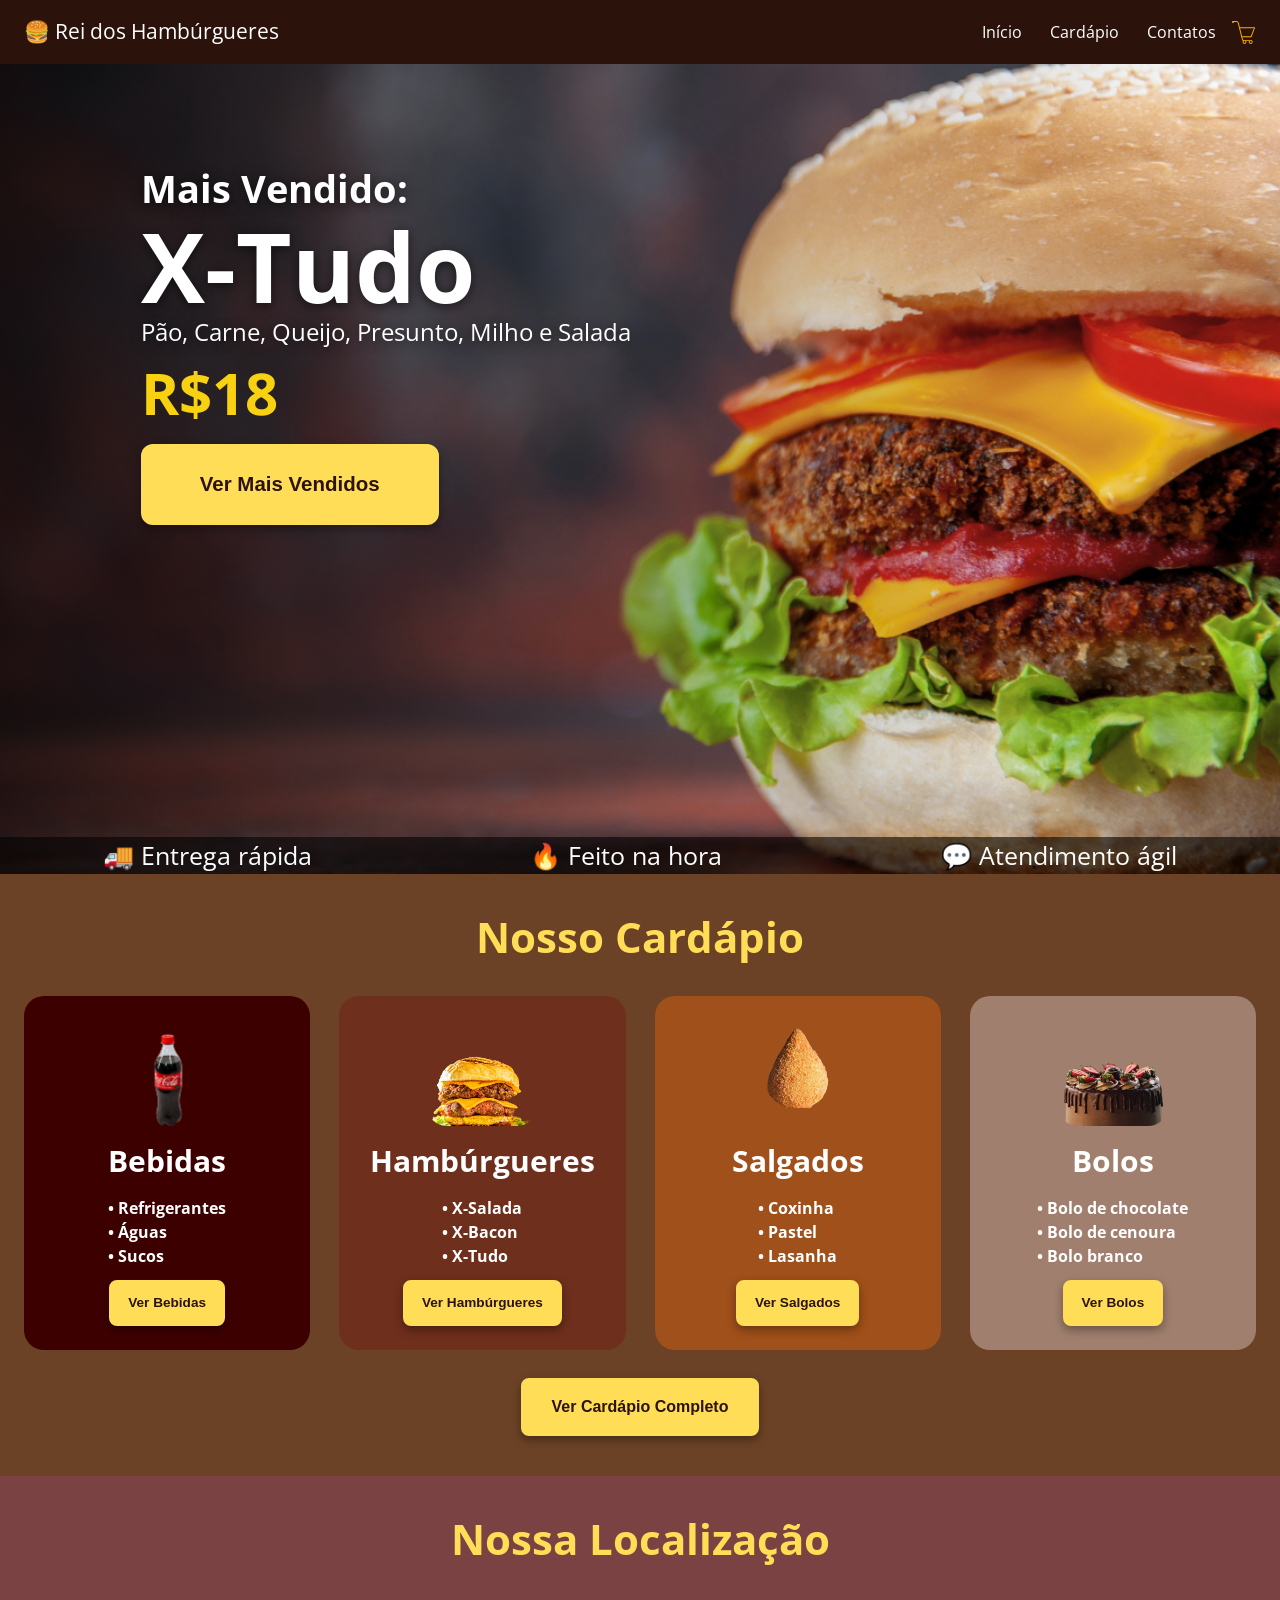
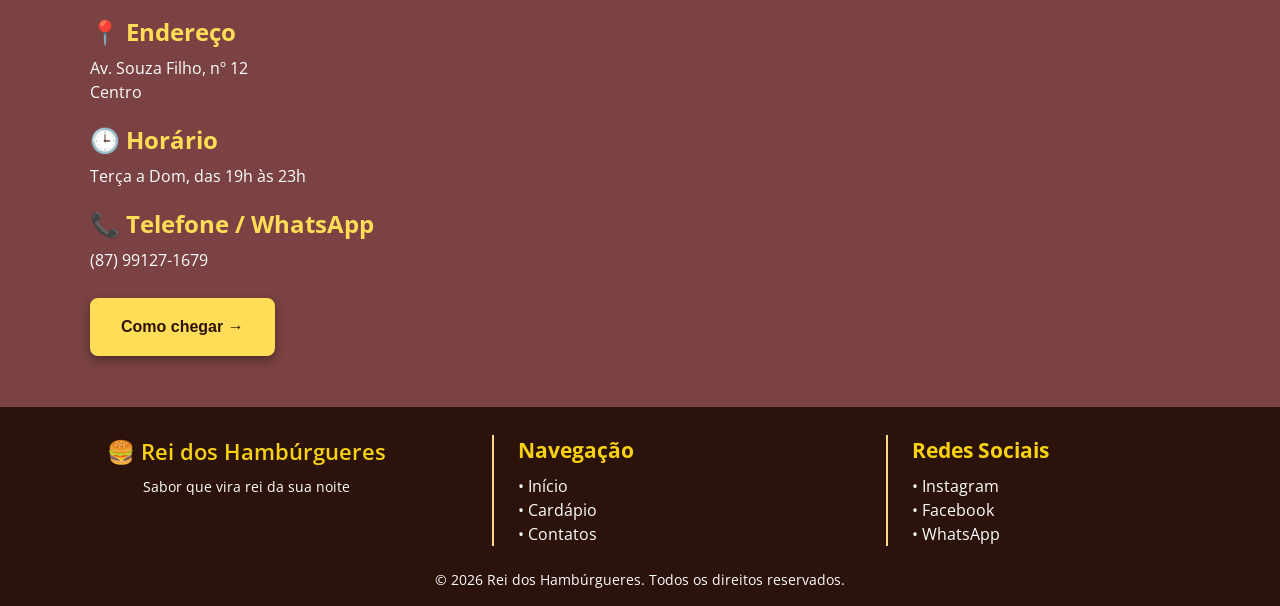
<file: index.html>
<!DOCTYPE html>
<html lang="pt-br">

<head>
    <meta charset="UTF-8">
    <meta name="viewport" content="width=device-width, initial-scale=1.0">
    <meta name="description"
        content="Rei dos Hambúrgueres: hambúrgueres, salgados, bebidas e bolos. Monte seu pedido e finalize pelo WhatsApp.">
    <title>Rei dos Hambúrgueres</title>

    <link rel="preconnect" href="https://fonts.googleapis.com">
    <link rel="preconnect" href="https://fonts.gstatic.com" crossorigin>
    <link href="https://fonts.googleapis.com/css2?family=Open+Sans:wght@400;600;700&display=swap" rel="stylesheet">

    <link rel="stylesheet" href="css/style.css">
    <link rel="icon" href="imagens-geral/icons8-shopping-cart.svg" type="image/svg+xml">

    <script src="javascript/menu.js" defer></script>
    <script src="javascript/carrinho.js" defer></script>
</head>

<body>
    <header class="menu menu--transparente">
        <a class="menu__marca" href="index.html">🍔 Rei dos Hambúrgueres</a>

        <nav class="menu__nav" id="menu-nav" aria-label="Menu principal">
            <a href="index.html">Início</a>
            <a href="cardapio.html">Cardápio</a>
            <a href="#localizacao">Contatos</a>
        </nav>

        <a class="menu__carrinho" href="carrinho.html" aria-label="Ver carrinho">
            <img src="imagens-geral/icons8-shopping-cart.svg" alt="" width="24" height="24">
            <span class="menu__contador" id="contador-carrinho" hidden>0</span>
        </a>

        <button class="menu__toggle" id="botao-menu" type="button" aria-label="Abrir menu" aria-expanded="false"
            aria-controls="menu-nav">☰</button>
    </header>

    <main>
        <section class="hero">
            <div class="hero__conteudo">
                <h1 class="hero__titulo">Mais Vendido:</h1>
                <h2 class="hero__produto">X-Tudo</h2>
                <p class="hero__descricao">Pão, Carne, Queijo, Presunto, Milho e Salada</p>
                <p class="hero__preco">R$18</p>
                <a class="btn" href="cardapio.html#mais-vendidos">Ver Mais Vendidos</a>
            </div>

            <div class="hero__selos">
                <ul class="hero__selos-trilho">
                    <li>🚚 Entrega rápida</li>
                    <li>🔥 Feito na hora</li>
                    <li>💬 Atendimento ágil</li>

                    <!-- cópia, só para o loop do celular (leitores de tela ignoram) -->
                    <li aria-hidden="true">🚚 Entrega rápida</li>
                    <li aria-hidden="true">🔥 Feito na hora</li>
                    <li aria-hidden="true">💬 Atendimento ágil</li>
                </ul>
            </div>
        </section>

        <section class="nosso-cardapio">
            <h2 class="nosso-cardapio__titulo">Nosso Cardápio</h2>

            <div class="nosso-cardapio__cards">
                <article class="card card--bebidas">
                    <img class="card__imagem" src="imagens/bebidas/coca-cola-500ml.png" alt="Garrafa de refrigerante"
                        width="120" height="120" loading="lazy">
                    <h3 class="card__titulo">Bebidas</h3>
                    <ul class="card__lista">
                        <li>Refrigerantes</li>
                        <li>Águas</li>
                        <li>Sucos</li>
                    </ul>
                    <a class="btn btn--pequeno" href="cardapio.html#bebidas">Ver Bebidas</a>
                </article>

                <article class="card card--hamburgueres">
                    <img class="card__imagem" src="imagens/hamburgures/x-tudo.png" alt="Hambúrguer X-Tudo" width="120"
                        height="120" loading="lazy">
                    <h3 class="card__titulo">Hambúrgueres</h3>
                    <ul class="card__lista">
                        <li>X-Salada</li>
                        <li>X-Bacon</li>
                        <li>X-Tudo</li>
                    </ul>
                    <a class="btn btn--pequeno" href="cardapio.html#hamburgueres">Ver Hambúrgueres</a>
                </article>

                <article class="card card--salgados">
                    <img class="card__imagem" src="imagens/salgados/coxinha.png" alt="Coxinha" width="120" height="120"
                        loading="lazy">
                    <h3 class="card__titulo">Salgados</h3>
                    <ul class="card__lista">
                        <li>Coxinha</li>
                        <li>Pastel</li>
                        <li>Lasanha</li>
                    </ul>
                    <a class="btn btn--pequeno" href="cardapio.html#salgados">Ver Salgados</a>
                </article>

                <article class="card card--bolos">
                    <img class="card__imagem" src="imagens/bolos/bolo-chocolate.png" alt="Bolo de chocolate" width="120"
                        height="120" loading="lazy">
                    <h3 class="card__titulo">Bolos</h3>
                    <ul class="card__lista">
                        <li>Bolo de chocolate</li>
                        <li>Bolo de cenoura</li>
                        <li>Bolo branco</li>
                    </ul>
                    <a class="btn btn--pequeno" href="cardapio.html#bolos">Ver Bolos</a>
                </article>
            </div>

            <a class="btn" href="cardapio.html">Ver Cardápio Completo</a>
        </section>

        <section class="localizacao" id="localizacao">
            <h2 class="localizacao__titulo">Nossa Localização</h2>

            <div class="localizacao__conteudo">
                <div class="localizacao__info">
                    <h3>📍 Endereço</h3>
                    <p>Av. Souza Filho, nº 12<br>Centro</p>

                    <h3>🕒 Horário</h3>
                    <p>Terça a Dom, das 19h às 23h</p>

                    <h3>📞 Telefone / WhatsApp</h3>
                    <p>(87) 99127-1679</p>

                    <a class="btn" href="https://www.google.com/maps/search/?api=1&query=Petrolina+PE" target="_blank"
                        rel="noopener">Como chegar →</a>
                </div>

                <iframe class="localizacao__mapa" title="Mapa da localização da lanchonete"
                    src="https://www.google.com/maps/embed?pb=!1m18!1m12!1m3!1d62984.75383964539!2d-40.51003234999999!3d-9.37328315!2m3!1f0!2f0!3f0!3m2!1i1024!2i768!4f13.1!3m3!1m2!1s0x7737a8452b2d649%3A0xa0e71dc0c94e0aed!2sPetrolina%2C%20PE!5e0!3m2!1spt-BR!2sbr!4v1792280495807!5m2!1spt-BR!2sbr"
                    allowfullscreen loading="lazy" referrerpolicy="strict-origin-when-cross-origin"></iframe>
            </div>
        </section>
    </main>

    <footer class="rodape">
        <div class="rodape__marca">
            <p class="rodape__nome">🍔 Rei dos Hambúrgueres</p>
            <p class="rodape__slogan">Sabor que vira rei da sua noite</p>
        </div>

        <nav class="rodape__coluna" aria-label="Navegação do rodapé">
            <h4>Navegação</h4>
            <ul>
                <li><a href="index.html">Início</a></li>
                <li><a href="cardapio.html">Cardápio</a></li>
                <li><a href="#localizacao">Contatos</a></li>
            </ul>
        </nav>

        <div class="rodape__coluna">
            <h4>Redes Sociais</h4>
            <ul>
                <li><a href="#">Instagram</a></li>
                <li><a href="#">Facebook</a></li>
                <li><a href="#">WhatsApp</a></li>
            </ul>
        </div>

        <p class="rodape__copy">© 2026 Rei dos Hambúrgueres. Todos os direitos reservados.</p>
    </footer>
</body>

</html>
</file>
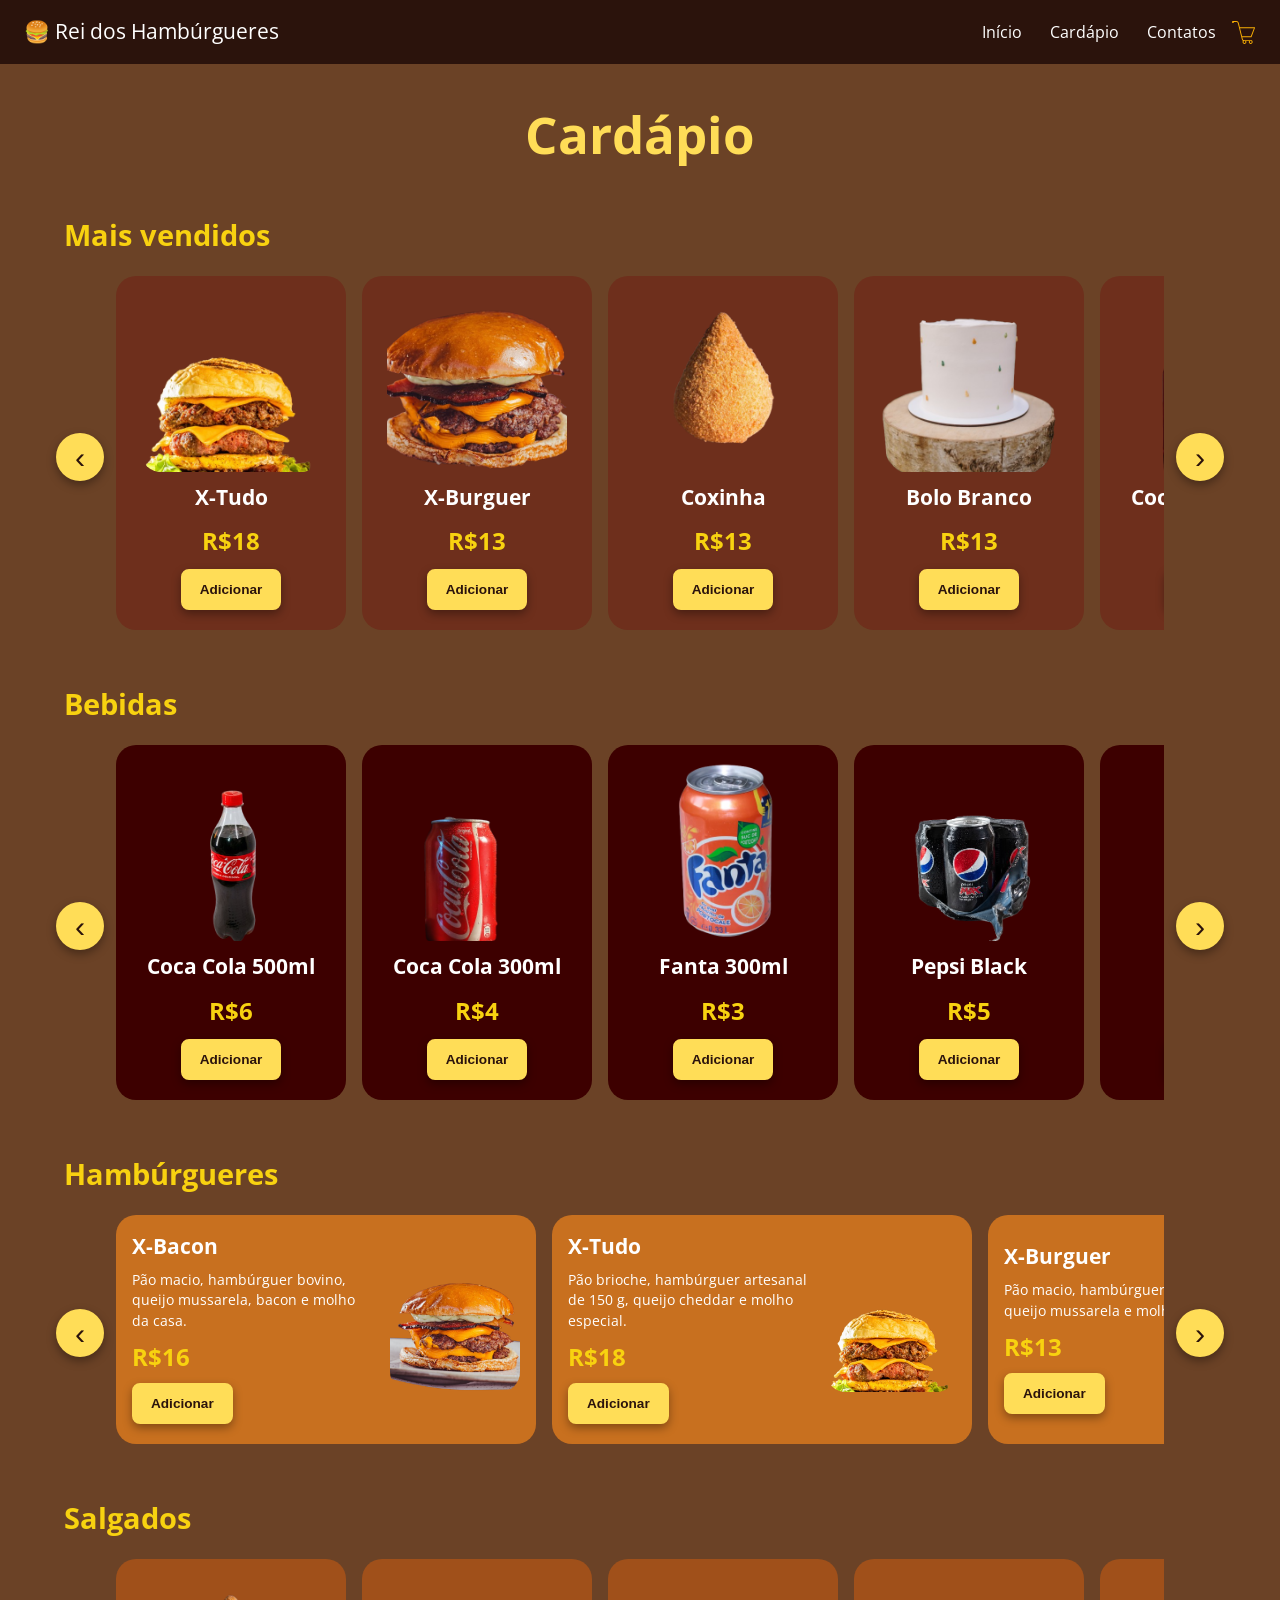
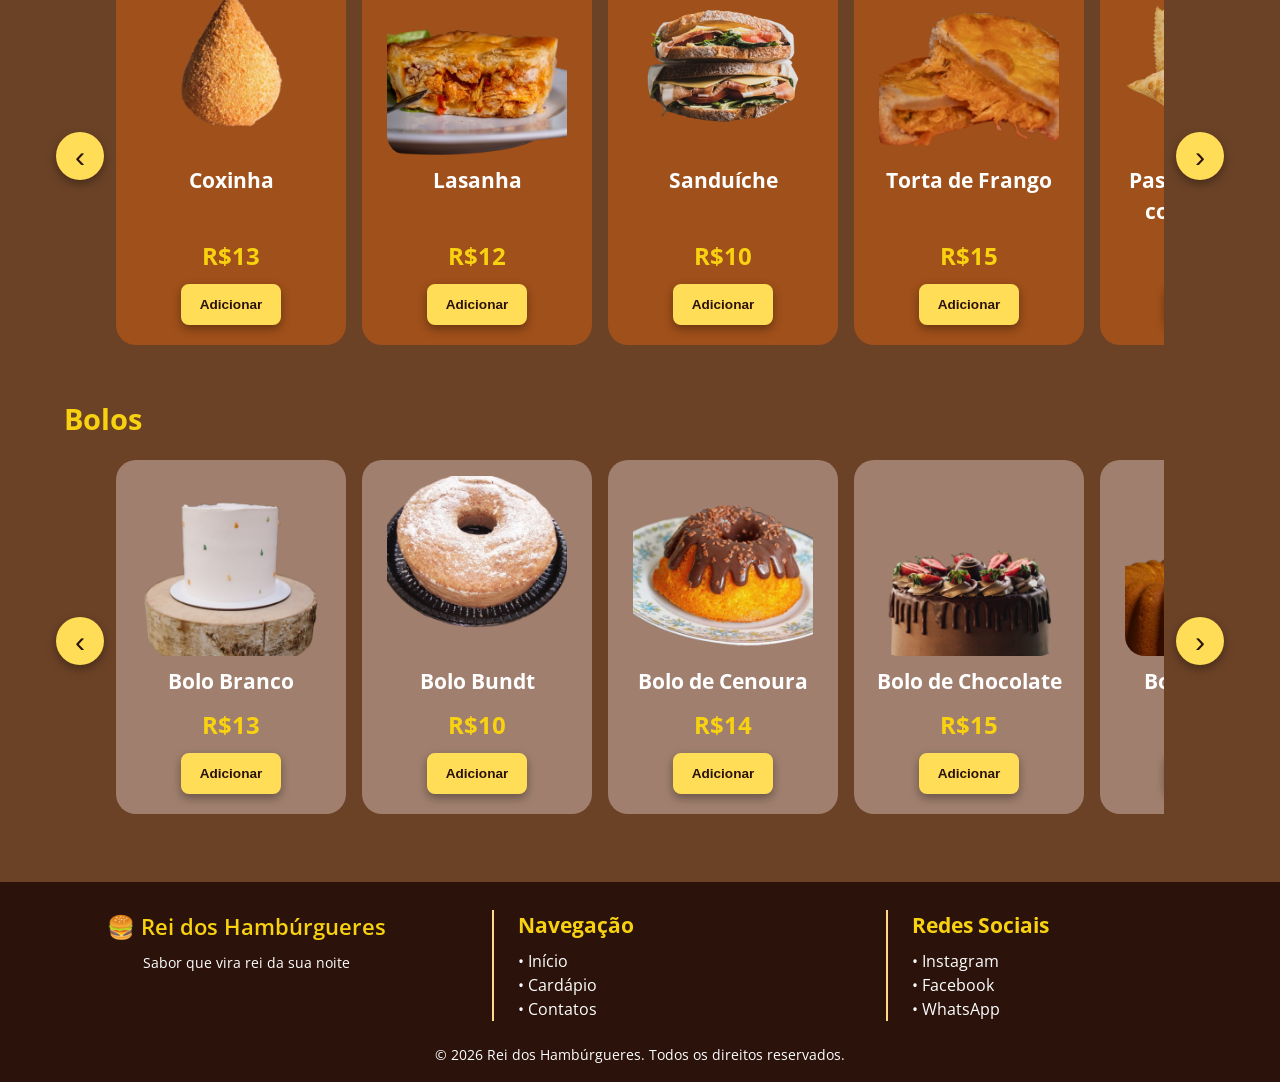
<file: cardapio.html>
<!DOCTYPE html>
<html lang="pt-br">
 
<head>
    <meta charset="UTF-8">
    <meta name="viewport" content="width=device-width, initial-scale=1.0">
    <title>Cardápio | Rei dos Hambúrgueres</title>
 
    <link rel="preconnect" href="https://fonts.googleapis.com">
    <link rel="preconnect" href="https://fonts.gstatic.com" crossorigin>
    <link href="https://fonts.googleapis.com/css2?family=Open+Sans:wght@400;600;700&display=swap" rel="stylesheet">
 
    <link rel="stylesheet" href="css/style.css">
    <link rel="stylesheet" href="css/cardapio.css">
    <link rel="icon" href="imagens-geral/icons8-shopping-cart.svg" type="image/svg+xml">
 
    <!-- produtos.js precisa vir ANTES do carrinho.js (defer mantém a ordem) -->
    <script src="javascript/produtos.js" defer></script>
    <script src="javascript/carrinho.js" defer></script>
    <script src="javascript/carrossel.js" defer></script>
    <script src="javascript/menu.js" defer></script>
</head>
 
<body>
    <header class="menu">
        <a class="menu__marca" href="index.html">🍔 Rei dos Hambúrgueres</a>
 
        <nav class="menu__nav" id="menu-nav" aria-label="Menu principal">
            <a href="index.html">Início</a>
            <a href="cardapio.html">Cardápio</a>
            <a href="index.html#localizacao">Contatos</a>
        </nav>
 
        <a class="menu__carrinho" href="carrinho.html" aria-label="Ver carrinho">
            <img src="imagens-geral/icons8-shopping-cart.svg" alt="" width="24" height="24">
            <span class="menu__contador" id="contador-carrinho" hidden>0</span>
        </a>
 
        <button class="menu__toggle" id="botao-menu" type="button"
            aria-label="Abrir menu" aria-expanded="false" aria-controls="menu-nav">☰</button>
    </header>
 
    <main class="cardapio">
        <h1 class="cardapio__titulo">Cardápio</h1>
 
        <!-- ========== MAIS VENDIDOS ========== -->
        <section class="categoria" id="mais-vendidos">
            <h2 class="categoria__titulo">Mais vendidos</h2>
            <div class="carrossel">
                <button class="carrossel__seta carrossel__seta--anterior" type="button" aria-label="Itens anteriores">‹</button>
                <ul class="carrossel__trilho">
 
                    <li class="produto produto--destaque">
                        <img class="produto__imagem" src="imagens/hamburgures/x-tudo.png" alt="Hambúrguer X-Tudo" width="180" height="180" loading="lazy">
                        <h3 class="produto__nome">X-Tudo</h3>
                        <p class="produto__preco">R$18</p>
                        <button class="btn btn--pequeno" type="button" data-id="x-tudo">Adicionar</button>
                    </li>
 
                    <li class="produto produto--destaque">
                        <img class="produto__imagem" src="imagens/hamburgures/x-burguer.png" alt="Hambúrguer X-Burguer" width="180" height="180" loading="lazy">
                        <h3 class="produto__nome">X-Burguer</h3>
                        <p class="produto__preco">R$13</p>
                        <button class="btn btn--pequeno" type="button" data-id="x-burguer">Adicionar</button>
                    </li>
 
                    <li class="produto produto--destaque">
                        <img class="produto__imagem" src="imagens/salgados/coxinha.png" alt="Coxinha" width="180" height="180" loading="lazy">
                        <h3 class="produto__nome">Coxinha</h3>
                        <p class="produto__preco">R$13</p>
                        <button class="btn btn--pequeno" type="button" data-id="coxinha">Adicionar</button>
                    </li>
 
                    <li class="produto produto--destaque">
                        <img class="produto__imagem" src="imagens/bolos/bolo-branco.png" alt="Bolo branco" width="180" height="180" loading="lazy">
                        <h3 class="produto__nome">Bolo Branco</h3>
                        <p class="produto__preco">R$13</p>
                        <button class="btn btn--pequeno" type="button" data-id="bolo-branco">Adicionar</button>
                    </li>
 
                    <li class="produto produto--destaque">
                        <img class="produto__imagem" src="imagens/bebidas/coca-cola-lata.png" alt="Lata de Coca Cola" width="180" height="180" loading="lazy">
                        <h3 class="produto__nome">Coca Cola 300ml</h3>
                        <p class="produto__preco">R$4</p>
                        <button class="btn btn--pequeno" type="button" data-id="coca-cola-lata">Adicionar</button>
                    </li>
 
                    <li class="produto produto--destaque">
                        <img class="produto__imagem" src="imagens/bolos/bolo-chocolate.png" alt="Bolo de chocolate" width="180" height="180" loading="lazy">
                        <h3 class="produto__nome">Bolo de Chocolate</h3>
                        <p class="produto__preco">R$15</p>
                        <button class="btn btn--pequeno" type="button" data-id="bolo-chocolate">Adicionar</button>
                    </li>
 
                </ul>
                <button class="carrossel__seta carrossel__seta--proximo" type="button" aria-label="Próximos itens">›</button>
            </div>
        </section>
 
        <!-- ========== BEBIDAS ========== -->
        <section class="categoria" id="bebidas">
            <h2 class="categoria__titulo">Bebidas</h2>
            <div class="carrossel">
                <button class="carrossel__seta carrossel__seta--anterior" type="button" aria-label="Itens anteriores">‹</button>
                <ul class="carrossel__trilho">
 
                    <li class="produto produto--bebidas">
                        <img class="produto__imagem" src="imagens/bebidas/coca-cola-500ml.png" alt="Garrafa de Coca Cola 500ml" width="180" height="180" loading="lazy">
                        <h3 class="produto__nome">Coca Cola 500ml</h3>
                        <p class="produto__preco">R$6</p>
                        <button class="btn btn--pequeno" type="button" data-id="coca-cola-500ml">Adicionar</button>
                    </li>
 
                    <li class="produto produto--bebidas">
                        <img class="produto__imagem" src="imagens/bebidas/coca-cola-lata.png" alt="Lata de Coca Cola" width="180" height="180" loading="lazy">
                        <h3 class="produto__nome">Coca Cola 300ml</h3>
                        <p class="produto__preco">R$4</p>
                        <button class="btn btn--pequeno" type="button" data-id="coca-cola-lata">Adicionar</button>
                    </li>
 
                    <li class="produto produto--bebidas">
                        <img class="produto__imagem" src="imagens/bebidas/fanta-lata.png" alt="Lata de Fanta" width="180" height="180" loading="lazy">
                        <h3 class="produto__nome">Fanta 300ml</h3>
                        <p class="produto__preco">R$3</p>
                        <button class="btn btn--pequeno" type="button" data-id="fanta-lata">Adicionar</button>
                    </li>
 
                    <li class="produto produto--bebidas">
                        <img class="produto__imagem" src="imagens/bebidas/pepsi-black.png" alt="Lata de Pepsi Black" width="180" height="180" loading="lazy">
                        <h3 class="produto__nome">Pepsi Black</h3>
                        <p class="produto__preco">R$5</p>
                        <button class="btn btn--pequeno" type="button" data-id="pepsi-black">Adicionar</button>
                    </li>
 
                    <li class="produto produto--bebidas">
                        <img class="produto__imagem" src="imagens/bebidas/agua.png" alt="Garrafa de água" width="180" height="180" loading="lazy">
                        <h3 class="produto__nome">Água</h3>
                        <p class="produto__preco">R$2</p>
                        <button class="btn btn--pequeno" type="button" data-id="agua">Adicionar</button>
                    </li>
 
                    <li class="produto produto--bebidas">
                        <img class="produto__imagem" src="imagens/bebidas/suco-laranja.png" alt="Suco de laranja" width="180" height="180" loading="lazy">
                        <h3 class="produto__nome">Suco de Laranja</h3>
                        <p class="produto__preco">R$10</p>
                        <button class="btn btn--pequeno" type="button" data-id="suco-laranja">Adicionar</button>
                    </li>
 
                    <li class="produto produto--bebidas">
                        <img class="produto__imagem" src="imagens/bebidas/suco-maracuja.png" alt="Suco de maracujá" width="180" height="180" loading="lazy">
                        <h3 class="produto__nome">Suco de Maracujá</h3>
                        <p class="produto__preco">R$10</p>
                        <button class="btn btn--pequeno" type="button" data-id="suco-maracuja">Adicionar</button>
                    </li>
 
                </ul>
                <button class="carrossel__seta carrossel__seta--proximo" type="button" aria-label="Próximos itens">›</button>
            </div>
        </section>
 
        <!-- ========== HAMBÚRGUERES ========== -->
        <section class="categoria" id="hamburgueres">
            <h2 class="categoria__titulo">Hambúrgueres</h2>
            <div class="carrossel">
                <button class="carrossel__seta carrossel__seta--anterior" type="button" aria-label="Itens anteriores">‹</button>
                <ul class="carrossel__trilho">
 
                    <li class="produto produto--hamburguer">
                        <div class="produto__info">
                            <h3 class="produto__nome">X-Bacon</h3>
                            <p class="produto__descricao">Pão macio, hambúrguer bovino, queijo mussarela, bacon e molho da casa.</p>
                            <p class="produto__preco">R$16</p>
                            <button class="btn btn--pequeno" type="button" data-id="x-bacon">Adicionar</button>
                        </div>
                        <img class="produto__imagem" src="imagens/hamburgures/x-bacon.png" alt="Hambúrguer X-Bacon" width="130" height="130" loading="lazy">
                    </li>
 
                    <li class="produto produto--hamburguer">
                        <div class="produto__info">
                            <h3 class="produto__nome">X-Tudo</h3>
                            <p class="produto__descricao">Pão brioche, hambúrguer artesanal de 150 g, queijo cheddar e molho especial.</p>
                            <p class="produto__preco">R$18</p>
                            <button class="btn btn--pequeno" type="button" data-id="x-tudo">Adicionar</button>
                        </div>
                        <img class="produto__imagem" src="imagens/hamburgures/x-tudo.png" alt="Hambúrguer X-Tudo" width="130" height="130" loading="lazy">
                    </li>
 
                    <li class="produto produto--hamburguer">
                        <div class="produto__info">
                            <h3 class="produto__nome">X-Burguer</h3>
                            <p class="produto__descricao">Pão macio, hambúrguer bovino, queijo mussarela e molho da casa.</p>
                            <p class="produto__preco">R$13</p>
                            <button class="btn btn--pequeno" type="button" data-id="x-burguer">Adicionar</button>
                        </div>
                        <img class="produto__imagem" src="imagens/hamburgures/x-burguer.png" alt="Hambúrguer X-Burguer" width="130" height="130" loading="lazy">
                    </li>
 
                    <li class="produto produto--hamburguer">
                        <div class="produto__info">
                            <h3 class="produto__nome">X-Egg</h3>
                            <p class="produto__descricao">Hambúrguer bovino, queijo, ovo frito e molho da casa.</p>
                            <p class="produto__preco">R$13</p>
                            <button class="btn btn--pequeno" type="button" data-id="x-egg">Adicionar</button>
                        </div>
                        <img class="produto__imagem" src="imagens/hamburgures/x-egg.png" alt="Hambúrguer X-Egg" width="130" height="130" loading="lazy">
                    </li>
 
                    <li class="produto produto--hamburguer">
                        <div class="produto__info">
                            <h3 class="produto__nome">X-Salada</h3>
                            <p class="produto__descricao">Hambúrguer bovino, queijo, presunto, alface, tomate e maionese.</p>
                            <p class="produto__preco">R$13</p>
                            <button class="btn btn--pequeno" type="button" data-id="x-salada">Adicionar</button>
                        </div>
                        <img class="produto__imagem" src="imagens/hamburgures/x-salada.png" alt="Hambúrguer X-Salada" width="130" height="130" loading="lazy">
                    </li>
 
                </ul>
                <button class="carrossel__seta carrossel__seta--proximo" type="button" aria-label="Próximos itens">›</button>
            </div>
        </section>
 
        <!-- ========== SALGADOS ========== -->
        <section class="categoria" id="salgados">
            <h2 class="categoria__titulo">Salgados</h2>
            <div class="carrossel">
                <button class="carrossel__seta carrossel__seta--anterior" type="button" aria-label="Itens anteriores">‹</button>
                <ul class="carrossel__trilho">
 
                    <li class="produto produto--salgados">
                        <img class="produto__imagem" src="imagens/salgados/coxinha.png" alt="Coxinha" width="180" height="180" loading="lazy">
                        <h3 class="produto__nome">Coxinha</h3>
                        <p class="produto__preco">R$13</p>
                        <button class="btn btn--pequeno" type="button" data-id="coxinha">Adicionar</button>
                    </li>
 
                    <li class="produto produto--salgados">
                        <img class="produto__imagem" src="imagens/salgados/lasanha.png" alt="Lasanha" width="180" height="180" loading="lazy">
                        <h3 class="produto__nome">Lasanha</h3>
                        <p class="produto__preco">R$12</p>
                        <button class="btn btn--pequeno" type="button" data-id="lasanha">Adicionar</button>
                    </li>
 
                    <li class="produto produto--salgados">
                        <img class="produto__imagem" src="imagens/salgados/sanduiche.png" alt="Sanduíche" width="180" height="180" loading="lazy">
                        <h3 class="produto__nome">Sanduíche</h3>
                        <p class="produto__preco">R$10</p>
                        <button class="btn btn--pequeno" type="button" data-id="sanduiche">Adicionar</button>
                    </li>
 
                    <li class="produto produto--salgados">
                        <img class="produto__imagem" src="imagens/salgados/torata-frango.png" alt="Torta de frango" width="180" height="180" loading="lazy">
                        <h3 class="produto__nome">Torta de Frango</h3>
                        <p class="produto__preco">R$15</p>
                        <button class="btn btn--pequeno" type="button" data-id="torata">Adicionar</button>
                    </li>
 
                    <li class="produto produto--salgados">
                        <img class="produto__imagem" src="imagens/salgados/pastel-frango-catupiry.png" alt="Pastel de frango com Catupiry" width="180" height="180" loading="lazy">
                        <h3 class="produto__nome">Pastel de Frango com Catupiry</h3>
                        <p class="produto__preco">R$12</p>
                        <button class="btn btn--pequeno" type="button" data-id="pastel-frango-catupiry">Adicionar</button>
                    </li>
 
                    <li class="produto produto--salgados">
                        <img class="produto__imagem" src="imagens/salgados/pastel-queijo.png" alt="Pastel de queijo" width="180" height="180" loading="lazy">
                        <h3 class="produto__nome">Pastel de Queijo</h3>
                        <p class="produto__preco">R$12</p>
                        <button class="btn btn--pequeno" type="button" data-id="pastel-queijo">Adicionar</button>
                    </li>
 
                    <li class="produto produto--salgados">
                        <img class="produto__imagem" src="imagens/salgados/risole.png" alt="Risole" width="180" height="180" loading="lazy">
                        <h3 class="produto__nome">Risole</h3>
                        <p class="produto__preco">R$8</p>
                        <button class="btn btn--pequeno" type="button" data-id="risole">Adicionar</button>
                    </li>
 
                </ul>
                <button class="carrossel__seta carrossel__seta--proximo" type="button" aria-label="Próximos itens">›</button>
            </div>
        </section>
 
        <!-- ========== BOLOS ========== -->
        <section class="categoria" id="bolos">
            <h2 class="categoria__titulo">Bolos</h2>
            <div class="carrossel">
                <button class="carrossel__seta carrossel__seta--anterior" type="button" aria-label="Itens anteriores">‹</button>
                <ul class="carrossel__trilho">
 
                    <li class="produto produto--bolos">
                        <img class="produto__imagem" src="imagens/bolos/bolo-branco.png" alt="Bolo branco" width="180" height="180" loading="lazy">
                        <h3 class="produto__nome">Bolo Branco</h3>
                        <p class="produto__preco">R$13</p>
                        <button class="btn btn--pequeno" type="button" data-id="bolo-branco">Adicionar</button>
                    </li>
 
                    <li class="produto produto--bolos">
                        <img class="produto__imagem" src="imagens/bolos/bolo-bundt.png" alt="Bolo bundt" width="180" height="180" loading="lazy">
                        <h3 class="produto__nome">Bolo Bundt</h3>
                        <p class="produto__preco">R$10</p>
                        <button class="btn btn--pequeno" type="button" data-id="bolo-bundt">Adicionar</button>
                    </li>
 
                    <li class="produto produto--bolos">
                        <img class="produto__imagem" src="imagens/bolos/bolo-cenoura.png" alt="Bolo de cenoura" width="180" height="180" loading="lazy">
                        <h3 class="produto__nome">Bolo de Cenoura</h3>
                        <p class="produto__preco">R$14</p>
                        <button class="btn btn--pequeno" type="button" data-id="bolo-cenoura">Adicionar</button>
                    </li>
 
                    <li class="produto produto--bolos">
                        <img class="produto__imagem" src="imagens/bolos/bolo-chocolate.png" alt="Bolo de chocolate" width="180" height="180" loading="lazy">
                        <h3 class="produto__nome">Bolo de Chocolate</h3>
                        <p class="produto__preco">R$15</p>
                        <button class="btn btn--pequeno" type="button" data-id="bolo-chocolate">Adicionar</button>
                    </li>
 
                    <li class="produto produto--bolos">
                        <img class="produto__imagem" src="imagens/bolos/bolo-dourado.png" alt="Bolo dourado" width="180" height="180" loading="lazy">
                        <h3 class="produto__nome">Bolo Dourado</h3>
                        <p class="produto__preco">R$15</p>
                        <button class="btn btn--pequeno" type="button" data-id="bolo-dourado">Adicionar</button>
                    </li>
 
                </ul>
                <button class="carrossel__seta carrossel__seta--proximo" type="button" aria-label="Próximos itens">›</button>
            </div>
        </section>
    </main>
 
    <footer class="rodape">
        <div class="rodape__marca">
            <p class="rodape__nome">🍔 Rei dos Hambúrgueres</p>
            <p class="rodape__slogan">Sabor que vira rei da sua noite</p>
        </div>
 
        <nav class="rodape__coluna" aria-label="Navegação do rodapé">
            <h4>Navegação</h4>
            <ul>
                <li><a href="index.html">Início</a></li>
                <li><a href="cardapio.html">Cardápio</a></li>
                <li><a href="index.html#localizacao">Contatos</a></li>
            </ul>
        </nav>
 
        <div class="rodape__coluna">
            <h4>Redes Sociais</h4>
            <ul>
                <li><a href="#">Instagram</a></li>
                <li><a href="#">Facebook</a></li>
                <li><a href="#">WhatsApp</a></li>
            </ul>
        </div>
 
        <p class="rodape__copy">© 2026 Rei dos Hambúrgueres. Todos os direitos reservados.</p>
    </footer>
</body>
 
</html>
</file>
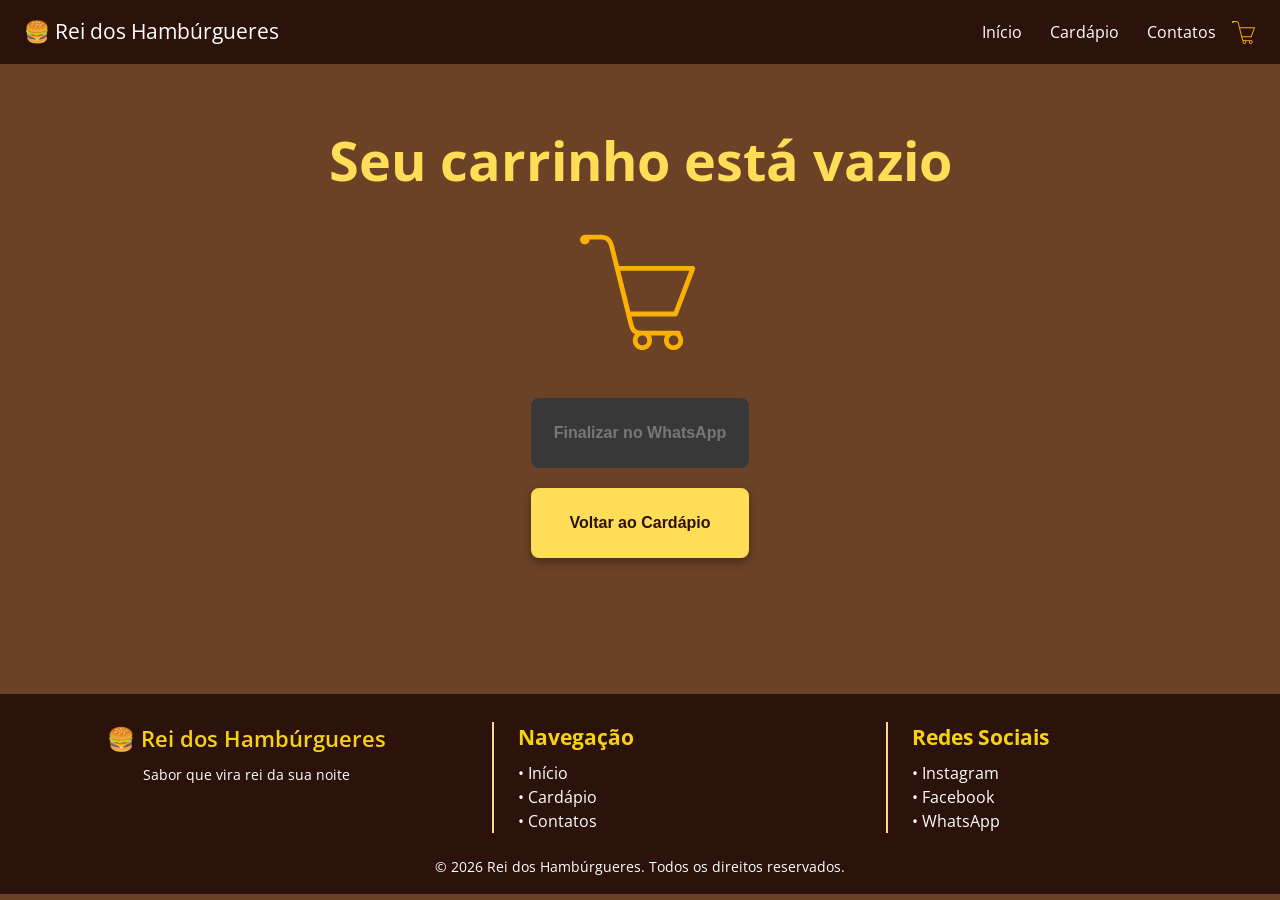
<file: carrinho.html>
<!DOCTYPE html>
<html lang="pt-br">

<head>
    <meta charset="UTF-8">
    <meta name="viewport" content="width=device-width, initial-scale=1.0">
    <title>Carrinho | Rei dos Hambúrgueres</title>

    <link rel="preconnect" href="https://fonts.googleapis.com">
    <link rel="preconnect" href="https://fonts.gstatic.com" crossorigin>
    <link href="https://fonts.googleapis.com/css2?family=Open+Sans:wght@400;600;700&display=swap" rel="stylesheet">

    <link rel="stylesheet" href="css/style.css">
    <link rel="stylesheet" href="css/carrinho.css">
    <link rel="icon" href="imagens-geral/icons8-shopping-cart.svg" type="image/svg+xml">

    <!-- produtos.js precisa vir ANTES do carrinho.js (defer mantém a ordem) -->
    <script src="javascript/produtos.js" defer></script>
    <script src="javascript/carrinho.js" defer></script>
    <script src="javascript/menu.js" defer></script>
</head>

<body>
    <header class="menu">
        <a class="menu__marca" href="index.html">🍔 Rei dos Hambúrgueres</a>

        <nav class="menu__nav" id="menu-nav" aria-label="Menu principal">
            <a href="index.html">Início</a>
            <a href="cardapio.html">Cardápio</a>
            <a href="index.html#localizacao">Contatos</a>
        </nav>

        <a class="menu__carrinho" href="carrinho.html" aria-label="Ver carrinho">
            <img src="imagens-geral/icons8-shopping-cart.svg" alt="" width="24" height="24">
            <span class="menu__contador" id="contador-carrinho" hidden>0</span>
        </a>

        <button class="menu__toggle" id="botao-menu" type="button" aria-label="Abrir menu" aria-expanded="false"
            aria-controls="menu-nav">☰</button>
    </header>

    <main class="carrinho">

        <!-- Estado 1: carrinho com itens (o JavaScript desenha as linhas em #lista-carrinho) -->
        <section class="carrinho__itens" id="carrinho-itens">
            <h1 class="carrinho__titulo">Carrinho</h1>
            <h2 class="carrinho__subtitulo">Pedidos</h2>

            <ul class="carrinho__lista" id="lista-carrinho"></ul>

            <div class="carrinho__total">
                <span class="carrinho__total-texto">Total</span>
                <span class="carrinho__total-valor" id="total-carrinho">R$0</span>
            </div>

            <div class="carrinho__acoes">
                <a class="btn" id="botao-whatsapp" href="#" target="_blank" rel="noopener">Finalizar no WhatsApp</a>
                <a class="btn btn--contorno" href="cardapio.html">Voltar ao Cardápio</a>
            </div>
        </section>

        <!-- Estado 2: carrinho vazio (o JavaScript alterna o atributo hidden entre os dois estados) -->
        <section class="carrinho__vazio" id="carrinho-vazio" hidden>
            <h1 class="carrinho__titulo">Seu carrinho está vazio</h1>
            <img class="carrinho__icone" src="imagens-geral/icons8-shopping-cart.svg" alt="" width="120" height="120">

            <div class="carrinho__acoes">
                <a class="btn" href="#" aria-disabled="true" tabindex="-1">Finalizar no WhatsApp</a>
                <a class="btn" href="cardapio.html">Voltar ao Cardápio</a>
            </div>
        </section>
    </main>

    <footer class="rodape">
        <div class="rodape__marca">
            <p class="rodape__nome">🍔 Rei dos Hambúrgueres</p>
            <p class="rodape__slogan">Sabor que vira rei da sua noite</p>
        </div>

        <nav class="rodape__coluna" aria-label="Navegação do rodapé">
            <h4>Navegação</h4>
            <ul>
                <li><a href="index.html">Início</a></li>
                <li><a href="cardapio.html">Cardápio</a></li>
                <li><a href="index.html#localizacao">Contatos</a></li>
            </ul>
        </nav>

        <div class="rodape__coluna">
            <h4>Redes Sociais</h4>
            <ul>
                <li><a href="#">Instagram</a></li>
                <li><a href="#">Facebook</a></li>
                <li><a href="#">WhatsApp</a></li>
            </ul>
        </div>

        <p class="rodape__copy">© 2026 Rei dos Hambúrgueres. Todos os direitos reservados.</p>
    </footer>
</body>

</html>
</file>
<file: css/style.css>
/* ==========================================================
   style.css — estilos compartilhados + página inicial
   ========================================================== */

/* ---------- Variáveis ---------- */
:root {
    --marrom-escuro: #2b130c;
    --marrom-medio: #6b4226;
    --vinho-localizacao: #7a4242;
    --amarelo: #ffdd57;
    --amarelo-titulo: #f8d210;
    --branco: #ffffff;
    --cinza-desativado: #383838;

    --card-bebidas: #3d0000;
    --card-hamburgueres: #6e2f1c;
    --card-salgados: #a0501a;
    --card-bolos: #a07f6e;

    --fonte: "Open Sans", Arial, sans-serif;
    --sombra: 0 4px 10px rgba(0, 0, 0, 0.35);
    --altura-menu: 64px;
}

/* ---------- Reset básico ---------- */
*,
*::before,
*::after {
    box-sizing: border-box;
    margin: 0;
    padding: 0;
}

html {
    scroll-behavior: smooth;
    scroll-padding-top: var(--altura-menu);
}

body {
    font-family: var(--fonte);
    background-color: var(--marrom-medio);
    color: var(--branco);
    line-height: 1.5;
}

img {
    display: block;
    max-width: 100%;
}

ul {
    list-style: none;
}

a {
    color: inherit;
    text-decoration: none;
}

/* ---------- Botões ---------- */
.btn {
    display: inline-block;
    padding: 14px 28px;
    border: 3px solid var(--amarelo);
    border-radius: 8px;
    background-color: var(--amarelo);
    color: var(--marrom-escuro);
    font-family: Arial, sans-serif;
    font-size: 1rem;
    font-weight: 700;
    text-align: center;
    box-shadow: var(--sombra);
    cursor: pointer;
    transition: transform 0.15s, filter 0.15s;
}

.btn:hover {
    filter: brightness(1.08);
    transform: translateY(-2px);
}

.btn:focus-visible {
    outline: 3px solid var(--branco);
    outline-offset: 3px;
}

.btn--pequeno {
    padding: 10px 16px;
    font-size: 0.85rem;
}

.btn--contorno {
    background-color: transparent;
    color: var(--amarelo);
    box-shadow: none;
}

.btn:disabled,
.btn[aria-disabled="true"] {
    background-color: var(--cinza-desativado);
    border-color: var(--cinza-desativado);
    color: #777;
    box-shadow: none;
    cursor: not-allowed;
    transform: none;
    filter: none;
}

/* ---------- Menu ---------- */
.menu {
    position: sticky;
    top: 0;
    z-index: 10;
    display: flex;
    align-items: center;
    justify-content: space-between;
    gap: 16px;
    min-height: var(--altura-menu);
    padding: 0 24px;
    background-color: var(--marrom-escuro);
}

.menu__marca {
    margin-right: auto;               /* empurra o resto para a direita */
    font-size: 1.3rem;
    white-space: nowrap;
}

.menu__nav {
    display: flex;
    align-items: center;
    gap: 28px;
}

.menu__nav a:hover {
    color: var(--amarelo);
}

.menu__carrinho {
    position: relative;
    display: flex;
}

.menu__contador {
    position: absolute;
    top: -8px;
    right: -10px;
    min-width: 18px;
    height: 18px;
    padding: 0 5px;
    border-radius: 999px;
    background-color: var(--amarelo);
    color: var(--marrom-escuro);
    font-size: 0.75rem;
    font-weight: 700;
    line-height: 18px;
    text-align: center;
}

/* O atributo hidden precisa vencer o display definido acima */
.menu__contador[hidden] {
    display: none;
}

.menu__toggle {
    display: none;                    /* só aparece no celular */
    border: 0;
    background: none;
    color: var(--amarelo);
    font-size: 1.8rem;
    line-height: 1;
    cursor: pointer;
}

/* ---------- Hero ---------- */
.hero {
    position: relative;
    display: flex;
    flex-direction: column;
    justify-content: space-between;
    min-height: 90vh;
    background:
        linear-gradient(90deg, rgba(0, 0, 0, 0.75) 0%, rgba(0, 0, 0, 0.2) 60%, transparent 100%),
        url("../imagens-geral/rei-dos-hambugueres.png") center right / cover no-repeat;
}

.hero__conteudo {
    flex: 1;
    max-width: 560px;
    margin-top: 5%;
    margin-left: 11vw;
    padding: 32px 0;
}

.hero__titulo {
    font-size: clamp(1.8rem, 3vw, 3.2rem);
}

.hero__produto {
    font-size: clamp(3.5rem, 7.5vw, 8rem);
    line-height: 1;
}

.hero__descricao {
    font-size: clamp(1.2rem, 1.9vw, 2rem);
}

.hero__preco {
    color: var(--amarelo-titulo);
    font-size: clamp(2.9rem, 4.5vw, 5rem);
    font-weight: 700;
}

.hero__titulo,
.hero__produto,
.hero__descricao {
    text-shadow: 0 2px 12px rgba(0, 0, 0, 0.6);
}

.hero .btn {
    margin-top: 8px;
    padding: 22px 56px;
    border-radius: 12px;
    font-size: clamp(1.1rem, 1.6vw, 1.7rem);
}

/* Selos: no PC é uma faixa parada; no celular vira letreiro (veja o @media) */
.hero__selos {
    background-color: rgba(0, 0, 0, 0.58);
}

.hero__selos-trilho {
    display: flex;
    justify-content: space-around;
    gap: 12px;
    font-size: 25px;
}

/* a cópia dos selos só existe para o loop do celular */
.hero__selos-trilho li[aria-hidden="true"] {
    display: none;
}

/* ---------- Nosso Cardápio ---------- */
.nosso-cardapio {
    display: flex;
    flex-direction: column;
    align-items: center;
    gap: 28px;
    padding: 32px 24px 40px;
}

.nosso-cardapio__titulo,
.localizacao__titulo {
    color: var(--amarelo);
    font-size: 2.6rem;
    text-align: center;
}

.nosso-cardapio__cards {
    display: grid;
    grid-template-columns: repeat(auto-fit, minmax(180px, 1fr));
    gap: 29px;
    width: 100%;
    max-width: 1300px;
}

.card {
    display: flex;
    flex-direction: column;
    align-items: center;
    gap: 12px;
    padding: 20px 16px 24px;
    border-radius: 20px;
}

.card--bebidas {
    background-color: var(--card-bebidas);
}

.card--hamburgueres {
    background-color: var(--card-hamburgueres);
}

.card--salgados {
    background-color: var(--card-salgados);
}

.card--bolos {
    background-color: var(--card-bolos);
}

.card__imagem {
    width: 110px;
    height: 110px;
    border-radius: 20px;
    object-fit: cover;
}

.card__titulo {
    font-size: 1.9rem;
}

.card__lista {
    flex: 1;
    font-size: 1rem;
    font-weight: 700;
}

.card__lista li::before {
    content: "• ";
}

/* ---------- Localização ---------- */
.localizacao {
    padding: 32px 24px 48px;
    background-color: var(--vinho-localizacao);
}

.localizacao__conteudo {
    display: grid;
    grid-template-columns: 1fr 1fr;
    align-items: center;
    gap: 32px;
    max-width: 1100px;
    margin: 28px auto 0;
}

.localizacao__info {
    display: flex;
    flex-direction: column;
    align-items: flex-start;
    gap: 6px;
}

.localizacao__info h3 {
    margin-top: 12px;
    color: var(--amarelo);
    font-size: 1.5rem;
}

.localizacao__info .btn {
    margin-top: 20px;
}

.localizacao__mapa {
    width: 100%;
    height: 360px;
    border: 0;
}

/* ---------- Rodapé ---------- */
.rodape {
    display: grid;
    grid-template-columns: 1.2fr 1fr 1fr;
    gap: 24px;
    padding: 28px 24px 16px;
    background-color: var(--marrom-escuro);
}

.rodape__marca {
    text-align: center;
}

.rodape__nome {
    color: var(--amarelo-titulo);
    font-size: 1.4rem;
    font-weight: 600;
}

.rodape__slogan {
    margin-top: 8px;
    font-size: 0.9rem;
}

.rodape__coluna {
    padding-left: 24px;
    border-left: 2px solid #ffd98a;
}

.rodape__coluna h4 {
    margin-bottom: 8px;
    color: var(--amarelo-titulo);
    font-size: 1.3rem;
}

.rodape__coluna li::before {
    content: "• ";
}

.rodape__coluna a:hover {
    color: var(--amarelo);
}

.rodape__copy {
    grid-column: 1 / -1;
    font-size: 0.85rem;
    text-align: center;
}

/* ---------- Animação do letreiro dos selos ---------- */
/* sai da esquerda e anda para a direita; -50% = uma cópia inteira da lista */
@keyframes letreiro {
    from { transform: translateX(-50%); }
    to   { transform: translateX(0); }
}

/* ---------- Responsivo (celular) ---------- */
@media (max-width: 800px) {

    /* ----- Menu ----- */
    .menu {
        gap: 16px;
        padding: 0 16px;
    }

    .menu__marca {
        font-size: 1.05rem;
    }

    .menu__toggle {
        display: block;
    }

    .menu__nav {
        display: none;                /* fechado por padrão */
        position: absolute;
        top: 100%;
        left: 0;
        right: 0;
        flex-direction: column;
        align-items: stretch;
        gap: 0;
        background-color: rgba(43, 19, 12, 0.97);
    }

    .menu__nav a {
        padding: 16px 24px;
        border-top: 1px solid rgba(255, 255, 255, 0.1);
    }

    .menu__nav--aberto {              /* classe que o JavaScript liga e desliga */
        display: flex;
    }

    /* ----- Hero ----- */
    .hero {
        min-height: 520px;
        background-image:
            linear-gradient(rgba(0, 0, 0, 0.6), rgba(0, 0, 0, 0.6)),
            url("../imagens-geral/rei-dos-hambugueres.png");
        background-position: center, 70% center;
    }

    .hero__conteudo {
        max-width: 100%;
        margin-left: 0;
        padding: 32px 20px;
        text-align: center;
    }

    .hero .btn {
        padding: 16px 36px;
    }

    /* ----- Selos: letreiro ----- */
    .hero__selos {
        overflow: hidden;             /* esconde o que passa da tela */
        padding: 10px 0;
    }

    .hero__selos-trilho {
        justify-content: flex-start;
        gap: 0;                       /* sem gap, para o loop emendar sem pulo */
        width: max-content;           /* a faixa tem a largura do conteúdo, não da tela */
        animation: letreiro 5s linear infinite;
    }

    .hero__selos-trilho li {
        flex: 0 0 auto;
        min-width: max(33.34vw, 220px);
        text-align: center;
        white-space: nowrap;
    }

    .hero__selos-trilho li[aria-hidden="true"] {
        display: block;               /* mostra a cópia só no celular */
    }

    .hero__selos-trilho:hover {
        animation-play-state: paused;
    }

    /* ----- Seções ----- */
    .nosso-cardapio__titulo,
    .localizacao__titulo {
        font-size: 2rem;
    }

    .localizacao__conteudo {
        grid-template-columns: minmax(0, 1fr);
    }

    .localizacao__mapa {
        height: 250px;
    }

    /* ----- Rodapé ----- */
    .rodape {
        grid-template-columns: 1fr;
    }

    .rodape__coluna {
        padding-left: 0;
        border-left: 0;
        text-align: center;
    }
}

/* ---------- Quem desativa animações no sistema: selos parados ---------- */
@media (max-width: 800px) and (prefers-reduced-motion: reduce) {
    .hero__selos-trilho {
        flex-wrap: wrap;
        justify-content: center;
        gap: 4px 16px;
        width: auto;
        animation: none;
    }

    .hero__selos-trilho li {
        min-width: 0;
    }

    .hero__selos-trilho li[aria-hidden="true"] {
        display: none;
    }
}
</file>
<file: css/cardapio.css>
/* ==========================================================
   cardapio.css — carregue DEPOIS do style.css
   ========================================================== */

.cardapio {
    max-width: 1200px;
    margin: 0 auto;
    padding: 32px 16px 56px;
}

.cardapio__titulo {
    margin-bottom: 8px;
    color: var(--amarelo);
    font-size: clamp(2.2rem, 5vw, 3.2rem);
    text-align: center;
}

/* ---------- Categorias ---------- */
.categoria {
    margin-top: 40px;
}

.categoria__titulo {
    margin: 0 0 16px 8px;
    color: var(--amarelo-titulo);
    font-size: 1.8rem;
}

/* ---------- Carrossel ---------- */
.carrossel {
    display: grid;
    grid-template-columns: auto minmax(0, 1fr) auto;  /* minmax(0, ...) evita estourar a tela */
    align-items: center;
    gap: 12px;
}

.carrossel__trilho {
    display: flex;
    gap: 16px;
    padding: 4px 2px 12px;
    overflow-x: auto;
    scroll-snap-type: x mandatory;
    scrollbar-width: none;            /* esconde a barra de rolagem */
}

.carrossel__trilho::-webkit-scrollbar {
    display: none;
}

.carrossel__seta {
    width: 48px;
    height: 48px;
    border: 0;
    border-radius: 50%;
    background-color: var(--amarelo);
    color: var(--marrom-escuro);
    font-size: 1.9rem;
    line-height: 1;
    box-shadow: var(--sombra);
    cursor: pointer;
    transition: transform 0.15s, filter 0.15s;
}

.carrossel__seta:hover {
    filter: brightness(1.08);
    transform: scale(1.06);
}

.carrossel__seta:focus-visible {
    outline: 3px solid var(--branco);
    outline-offset: 3px;
}

/* ---------- Cards de produto (verticais) ---------- */
.produto {
    flex: 0 0 230px;                  /* mesmo tamanho em todos os cards */
    scroll-snap-align: start;
    display: flex;
    flex-direction: column;
    align-items: center;
    gap: 10px;
    padding: 16px 16px 20px;
    border-radius: 20px;
    text-align: center;
}

.produto--bebidas {
    background-color: var(--card-bebidas);
}

.produto--salgados {
    background-color: var(--card-salgados);
}

.produto--bolos {
    background-color: var(--card-bolos);
}

.produto--destaque {
    background-color: var(--card-hamburgueres);
}

.produto__imagem {
    width: 100%;
    max-width: 180px;
    aspect-ratio: 1;
    border-radius: 20px;
    object-fit: cover;
}

.produto__nome {
    font-size: 1.3rem;
}

.produto__preco {
    margin-top: auto;                 /* preço e botão sempre alinhados embaixo */
    color: var(--amarelo-titulo);
    font-size: 1.5rem;
    font-weight: 700;
}

/* ---------- Cards de hambúrguer (horizontais) ---------- */
.produto--hamburguer {
    flex: 0 0 min(420px, 90%);
    flex-direction: row;
    align-items: center;
    justify-content: space-between;
    gap: 16px;
    background-color: #c8701f;
    text-align: left;
}

.produto__info {
    display: flex;
    flex: 1;
    flex-direction: column;
    align-items: flex-start;
    gap: 8px;
    min-width: 0;
}

.produto__descricao {
    font-size: 0.85rem;
}

.produto--hamburguer .produto__imagem {
    flex: none;
    width: 130px;
    max-width: none;
}

.produto--hamburguer .produto__preco {
    margin-top: 0;
}

/* ---------- Celular ---------- */
@media (max-width: 800px) {
    .categoria__titulo {
        font-size: 1.5rem;
    }

    .carrossel {
        gap: 6px;
    }

    .carrossel__seta {
        width: 36px;
        height: 36px;
        font-size: 1.4rem;
    }

    .produto {
        flex-basis: min(230px, 100%);
    }

    .produto--hamburguer {
        flex-basis: 100%;
        flex-direction: column-reverse;   /* foto em cima, texto embaixo */
        text-align: center;
    }

    .produto--hamburguer .produto__info {
        align-items: center;
    }

    .produto--hamburguer .produto__imagem {
        width: 140px;
    }
}
</file>
<file: css/carrinho.css>
/* ==========================================================
   carrinho.css — carregue DEPOIS do style.css
   ========================================================== */

.carrinho {
    max-width: 900px;
    min-height: 70vh;
    margin: 0 auto;
    padding: 32px 20px 56px;
}

/* O atributo hidden precisa vencer o display definido abaixo */
.carrinho__itens[hidden],
.carrinho__vazio[hidden] {
    display: none;
}

.carrinho__titulo {
    margin-bottom: 16px;
    color: var(--amarelo);
    font-size: clamp(2.2rem, 5vw, 3.4rem);
    text-align: center;
}

.carrinho__subtitulo {
    margin-bottom: 8px;
    color: var(--amarelo-titulo);
    font-size: 1.8rem;
}

/* ---------- Lista de itens ---------- */
.carrinho__lista {
    border-top: 2px solid #ffd98a;
}

.item {
    display: grid;
    grid-template-columns: 80px 1fr auto auto;   /* foto | nome | preço | controles */
    align-items: center;
    gap: 16px;
    padding: 14px 0;
    border-bottom: 2px solid #ffd98a;
}

.item__foto {
    width: 80px;
    height: 80px;
    border-radius: 12px;
    object-fit: cover;
}

.item__nome {
    font-size: 1.4rem;
    font-weight: 700;
}

.item__preco {
    color: var(--amarelo-titulo);
    font-size: 1.4rem;
    font-weight: 700;
}

.item__controles {
    display: flex;
    align-items: center;
    gap: 10px;
}

.item__botao {
    width: 38px;
    height: 38px;
    border: 0;
    border-radius: 8px;
    background-color: var(--amarelo);
    color: var(--marrom-escuro);
    font-size: 1.5rem;
    font-weight: 700;
    line-height: 1;
    cursor: pointer;
}

.item__botao:hover {
    filter: brightness(1.08);
}

.item__quantidade {
    min-width: 24px;
    font-size: 1.3rem;
    font-weight: 700;
    text-align: center;
}

.item__remover {
    display: flex;
    padding: 4px;
    border: 0;
    background: none;
    color: #ff3b1d;
    cursor: pointer;
}

.item__remover:hover {
    color: #ff6a50;
}

.item__botao:focus-visible,
.item__remover:focus-visible {
    outline: 3px solid var(--branco);
    outline-offset: 2px;
}

/* ---------- Total ---------- */
.carrinho__total {
    display: flex;
    align-items: center;
    justify-content: space-between;
    padding: 14px 0;
    border-bottom: 2px solid #ffd98a;
}

.carrinho__total-texto {
    font-size: 1.8rem;
    font-weight: 700;
}

.carrinho__total-valor {
    color: var(--amarelo-titulo);
    font-size: 2.4rem;
    font-weight: 700;
}

/* ---------- Botões ---------- */
.carrinho__acoes {
    display: flex;
    flex-direction: column;
    align-items: center;
    gap: 20px;
    margin-top: 40px;
}

.carrinho__acoes .btn {
    width: min(420px, 100%);
    padding: 20px;
}

/* ---------- Carrinho vazio ---------- */
.carrinho__vazio {
    display: flex;
    flex-direction: column;
    align-items: center;
    padding-top: 24px;
    text-align: center;
}

.carrinho__icone {
    margin: 12px 0 8px;
}

.btn[aria-disabled="true"] {
    pointer-events: none;   /* link desativado não responde ao clique */
}

/* ---------- Celular ---------- */
@media (max-width: 800px) {
    .carrinho {
        padding: 24px 16px 48px;
    }

    .item {
        /* linha 1: foto, nome, preço | linha 2: controles */
        grid-template-columns: 64px 1fr auto;
        grid-template-areas:
            "foto nome preco"
            "controles controles controles";
        gap: 10px 12px;
    }

    .item__foto {
        grid-area: foto;
        width: 64px;
        height: 64px;
    }

    .item__nome {
        grid-area: nome;
        font-size: 1.15rem;
    }

    .item__preco {
        grid-area: preco;
        font-size: 1.15rem;
    }

    .item__controles {
        grid-area: controles;
        justify-content: flex-end;
    }

    .carrinho__total-texto {
        font-size: 1.4rem;
    }

    .carrinho__total-valor {
        font-size: 2rem;
    }
}
</file>
